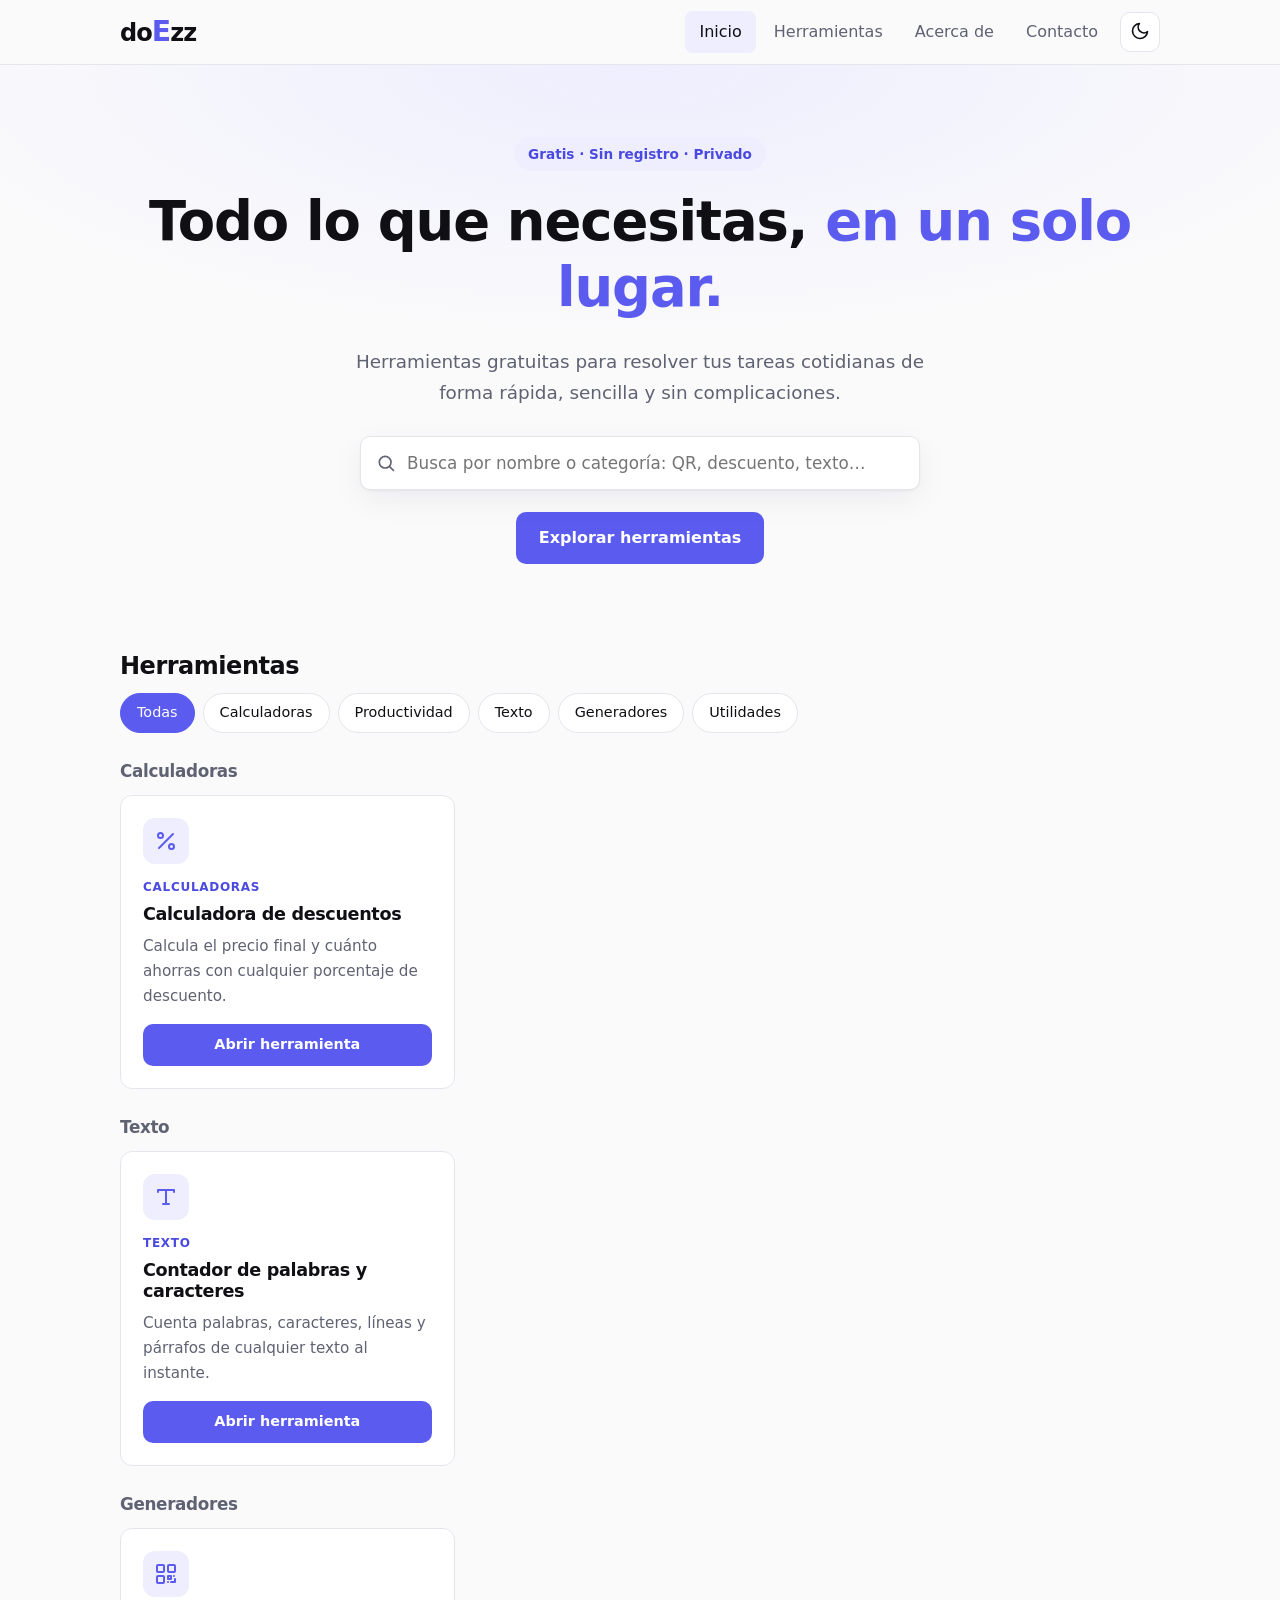
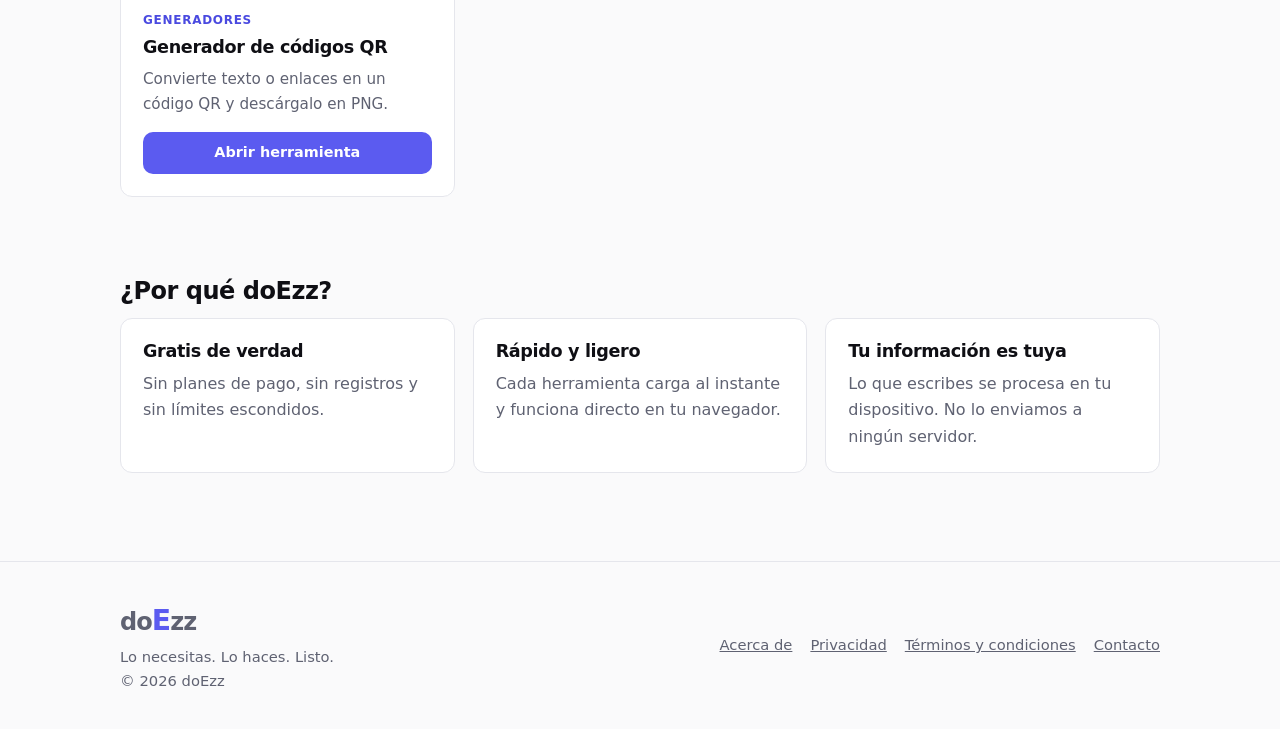
<file: index.html>
<!DOCTYPE html>
<html lang="es">
<head>
<meta charset="utf-8">
<meta name="viewport" content="width=device-width, initial-scale=1">
<title>doEzz: herramientas gratuitas en línea | Lo necesitas. Lo haces. Listo.</title>
<meta name="description" content="Herramientas gratuitas y sin registro: calculadora de descuentos, generador de códigos QR, contador de palabras y más. Rápido, sencillo y privado.">
<meta name="color-scheme" content="light dark">
<meta property="og:title" content="doEzz: herramientas gratuitas en línea | Lo necesitas. Lo haces. Listo.">
<meta property="og:description" content="Herramientas gratuitas y sin registro: calculadora de descuentos, generador de códigos QR, contador de palabras y más. Rápido, sencillo y privado.">
<meta property="og:type" content="website">
<meta property="og:locale" content="es_MX">
<link rel="icon" href="assets/favicon.svg" type="image/svg+xml">
<script>try{var t=localStorage.getItem("doezz-theme")||(matchMedia("(prefers-color-scheme: dark)").matches?"dark":"light");document.documentElement.dataset.theme=t}catch(e){}</script>
<link rel="stylesheet" href="css/styles.css">
<script type="application/ld+json">{"@context": "https://schema.org", "@type": "WebSite", "name": "doEzz", "description": "Herramientas digitales gratuitas", "inLanguage": "es"}</script>
</head>
<body data-root="" data-page="inicio">
<a class="skip" href="#main">Saltar al contenido</a>
<div id="site-header"></div>
<main id="main">
<section class="hero"><div class="wrap">
<span class="badge">Gratis · Sin registro · Privado</span>
<h1>Todo lo que necesitas, <span>en un solo lugar.</span></h1>
<p class="lead">Herramientas gratuitas para resolver tus tareas cotidianas de forma rápida, sencilla y sin complicaciones.</p>
<form class="search" id="search-form" role="search"><svg viewBox="0 0 24 24" aria-hidden="true"><circle cx="11" cy="11" r="7"/><path d="m21 21-4.3-4.3"/></svg>
<label for="q" class="sr" style="position:absolute;left:-999px">Buscar herramientas</label>
<input id="q" type="search" placeholder="Busca por nombre o categoría: QR, descuento, texto…" autocomplete="off"></form>
<a class="btn" href="#herramientas">Explorar herramientas</a>
</div></section>
<section id="herramientas"><div class="wrap">
<h2>Herramientas</h2>
<div class="chips" id="chips" role="group" aria-label="Filtrar por categoría"></div>
<div id="catalog" aria-live="polite"></div>
</div></section>
<div class="wrap"><!-- Espacio reservado para Google AdSense (oculto hasta activar la clase "ads-on" en <html>; ver README). -->
<aside class="ad-slot" data-slot="home-middle" aria-label="Publicidad"></aside></div>
<section><div class="wrap"><h2>¿Por qué doEzz?</h2><div class="features">
<div><h3>Gratis de verdad</h3><p>Sin planes de pago, sin registros y sin límites escondidos.</p></div>
<div><h3>Rápido y ligero</h3><p>Cada herramienta carga al instante y funciona directo en tu navegador.</p></div>
<div><h3>Tu información es tuya</h3><p>Lo que escribes se procesa en tu dispositivo. No lo enviamos a ningún servidor.</p></div>
</div></div></section>
</main>
<div id="site-footer"></div>
<script src="js/config.js" defer></script>
<script src="js/components.js" defer></script>
<script src="js/tools-data.js" defer></script>
<script src="js/home.js" defer></script>
</body>
</html>
</file>
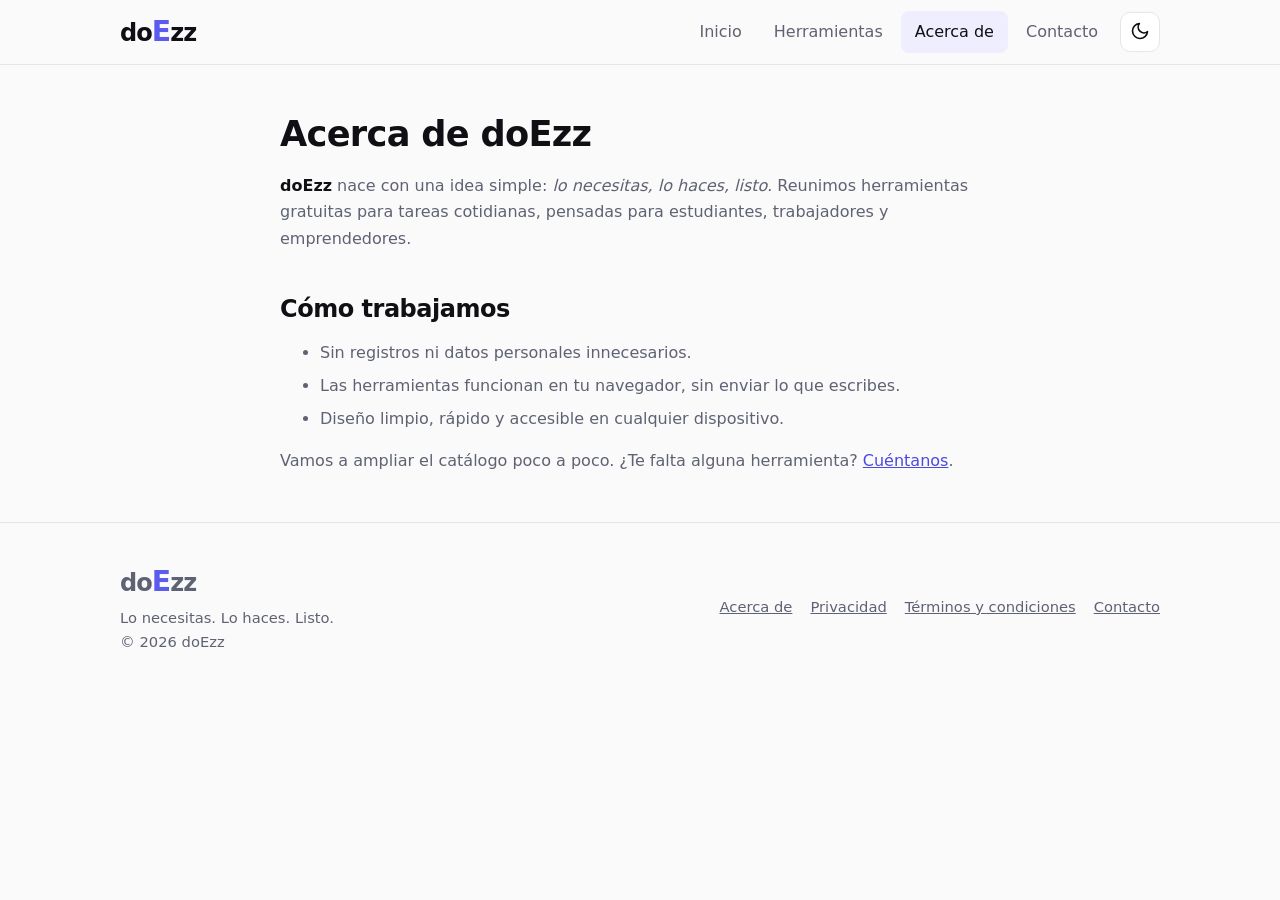
<file: acerca/index.html>
<!DOCTYPE html>
<html lang="es">
<head>
<meta charset="utf-8">
<meta name="viewport" content="width=device-width, initial-scale=1">
<title>Acerca de doEzz | Herramientas gratuitas</title>
<meta name="description" content="doEzz es una plataforma de herramientas digitales gratuitas, rápidas y sin registro.">
<meta name="color-scheme" content="light dark">
<meta property="og:title" content="Acerca de doEzz | Herramientas gratuitas">
<meta property="og:description" content="doEzz es una plataforma de herramientas digitales gratuitas, rápidas y sin registro.">
<meta property="og:type" content="website">
<meta property="og:locale" content="es_MX">
<link rel="icon" href="../assets/favicon.svg" type="image/svg+xml">
<script>try{var t=localStorage.getItem("doezz-theme")||(matchMedia("(prefers-color-scheme: dark)").matches?"dark":"light");document.documentElement.dataset.theme=t}catch(e){}</script>
<link rel="stylesheet" href="../css/styles.css">
</head>
<body data-root="../" data-page="acerca">
<a class="skip" href="#main">Saltar al contenido</a>
<div id="site-header"></div>
<main id="main">
<div class="wrap narrow" style="padding:48px 20px 0"><h1 style="font-size:2.2rem">Acerca de doEzz</h1><div class="prose"><p><strong>doEzz</strong> nace con una idea simple: <em>lo necesitas, lo haces, listo.</em> Reunimos herramientas gratuitas para tareas cotidianas, pensadas para estudiantes, trabajadores y emprendedores.</p>
<h2>Cómo trabajamos</h2><ul><li>Sin registros ni datos personales innecesarios.</li><li>Las herramientas funcionan en tu navegador, sin enviar lo que escribes.</li><li>Diseño limpio, rápido y accesible en cualquier dispositivo.</li></ul>
<p>Vamos a ampliar el catálogo poco a poco. ¿Te falta alguna herramienta? <a href="../contacto/index.html">Cuéntanos</a>.</p></div></div>
</main>
<div id="site-footer"></div>
<script src="../js/config.js" defer></script>
<script src="../js/components.js" defer></script>
</body>
</html>
</file>
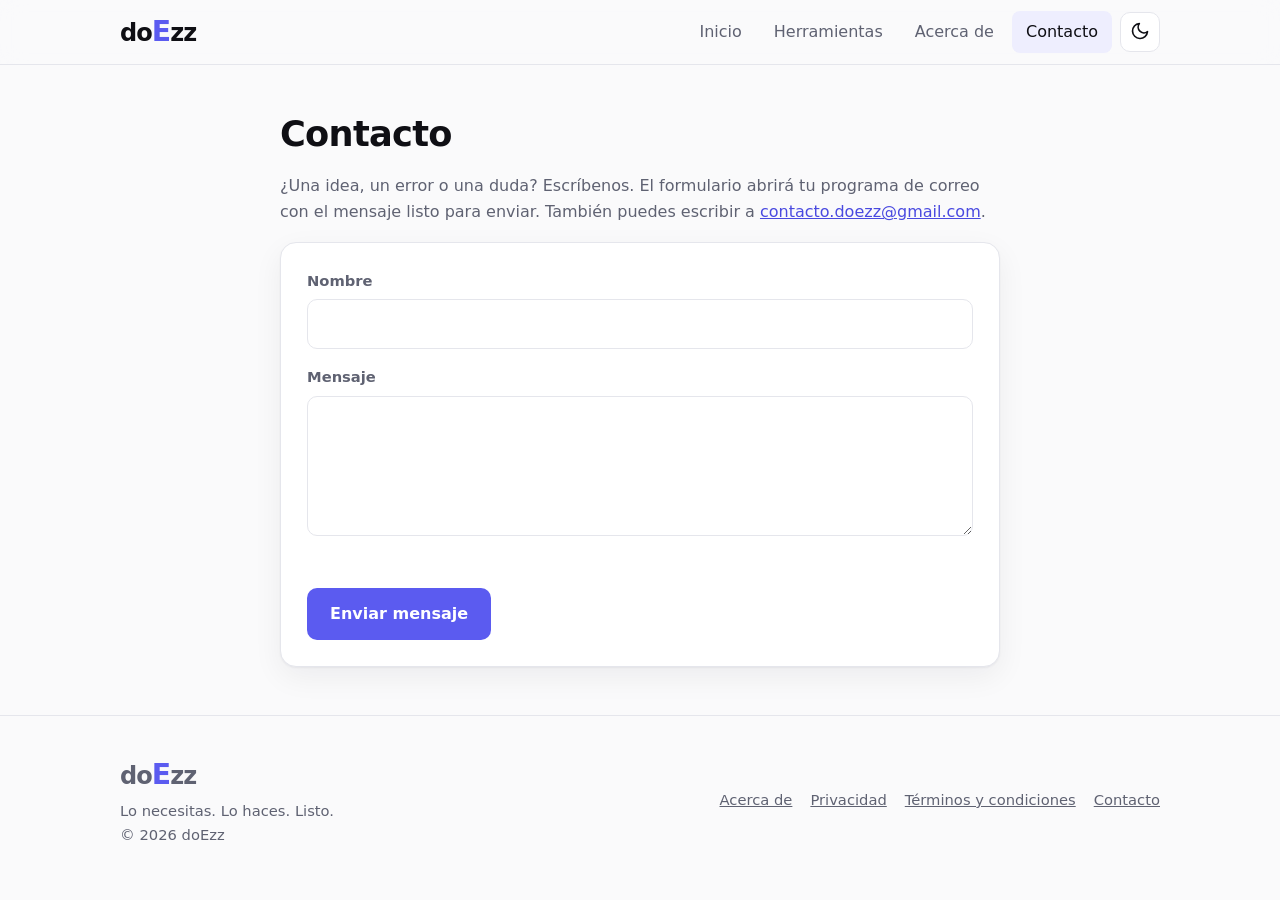
<file: contacto/index.html>
<!DOCTYPE html>
<html lang="es">
<head>
<meta charset="utf-8">
<meta name="viewport" content="width=device-width, initial-scale=1">
<title>Contacto | doEzz</title>
<meta name="description" content="Escríbenos para sugerir herramientas, reportar errores o resolver dudas sobre doEzz.">
<meta name="color-scheme" content="light dark">
<meta property="og:title" content="Contacto | doEzz">
<meta property="og:description" content="Escríbenos para sugerir herramientas, reportar errores o resolver dudas sobre doEzz.">
<meta property="og:type" content="website">
<meta property="og:locale" content="es_MX">
<link rel="icon" href="../assets/favicon.svg" type="image/svg+xml">
<script>try{var t=localStorage.getItem("doezz-theme")||(matchMedia("(prefers-color-scheme: dark)").matches?"dark":"light");document.documentElement.dataset.theme=t}catch(e){}</script>
<link rel="stylesheet" href="../css/styles.css">
</head>
<body data-root="../" data-page="contacto">
<a class="skip" href="#main">Saltar al contenido</a>
<div id="site-header"></div>
<main id="main">
<div class="wrap narrow" style="padding:48px 20px 0"><h1 style="font-size:2.2rem">Contacto</h1><div class="prose"><p>¿Una idea, un error o una duda? Escríbenos. El formulario abrirá tu programa de correo con el mensaje listo para enviar. También puedes escribir a <a id="mail" href="#">correo</a>.</p>
<form id="contact-form" class="panel" novalidate>
<div class="field"><label for="name">Nombre</label><input id="name" name="name" type="text" autocomplete="name"></div>
<div class="field"><label for="message">Mensaje</label><textarea id="message" name="message" style="min-height:140px"></textarea></div>
<p class="err" id="err" role="alert"></p><button class="btn" type="submit">Enviar mensaje</button></form></div></div>
</main>
<div id="site-footer"></div>
<script src="../js/config.js" defer></script>
<script src="../js/components.js" defer></script>
<script src="../js/contact.js" defer></script>
</body>
</html>
</file>
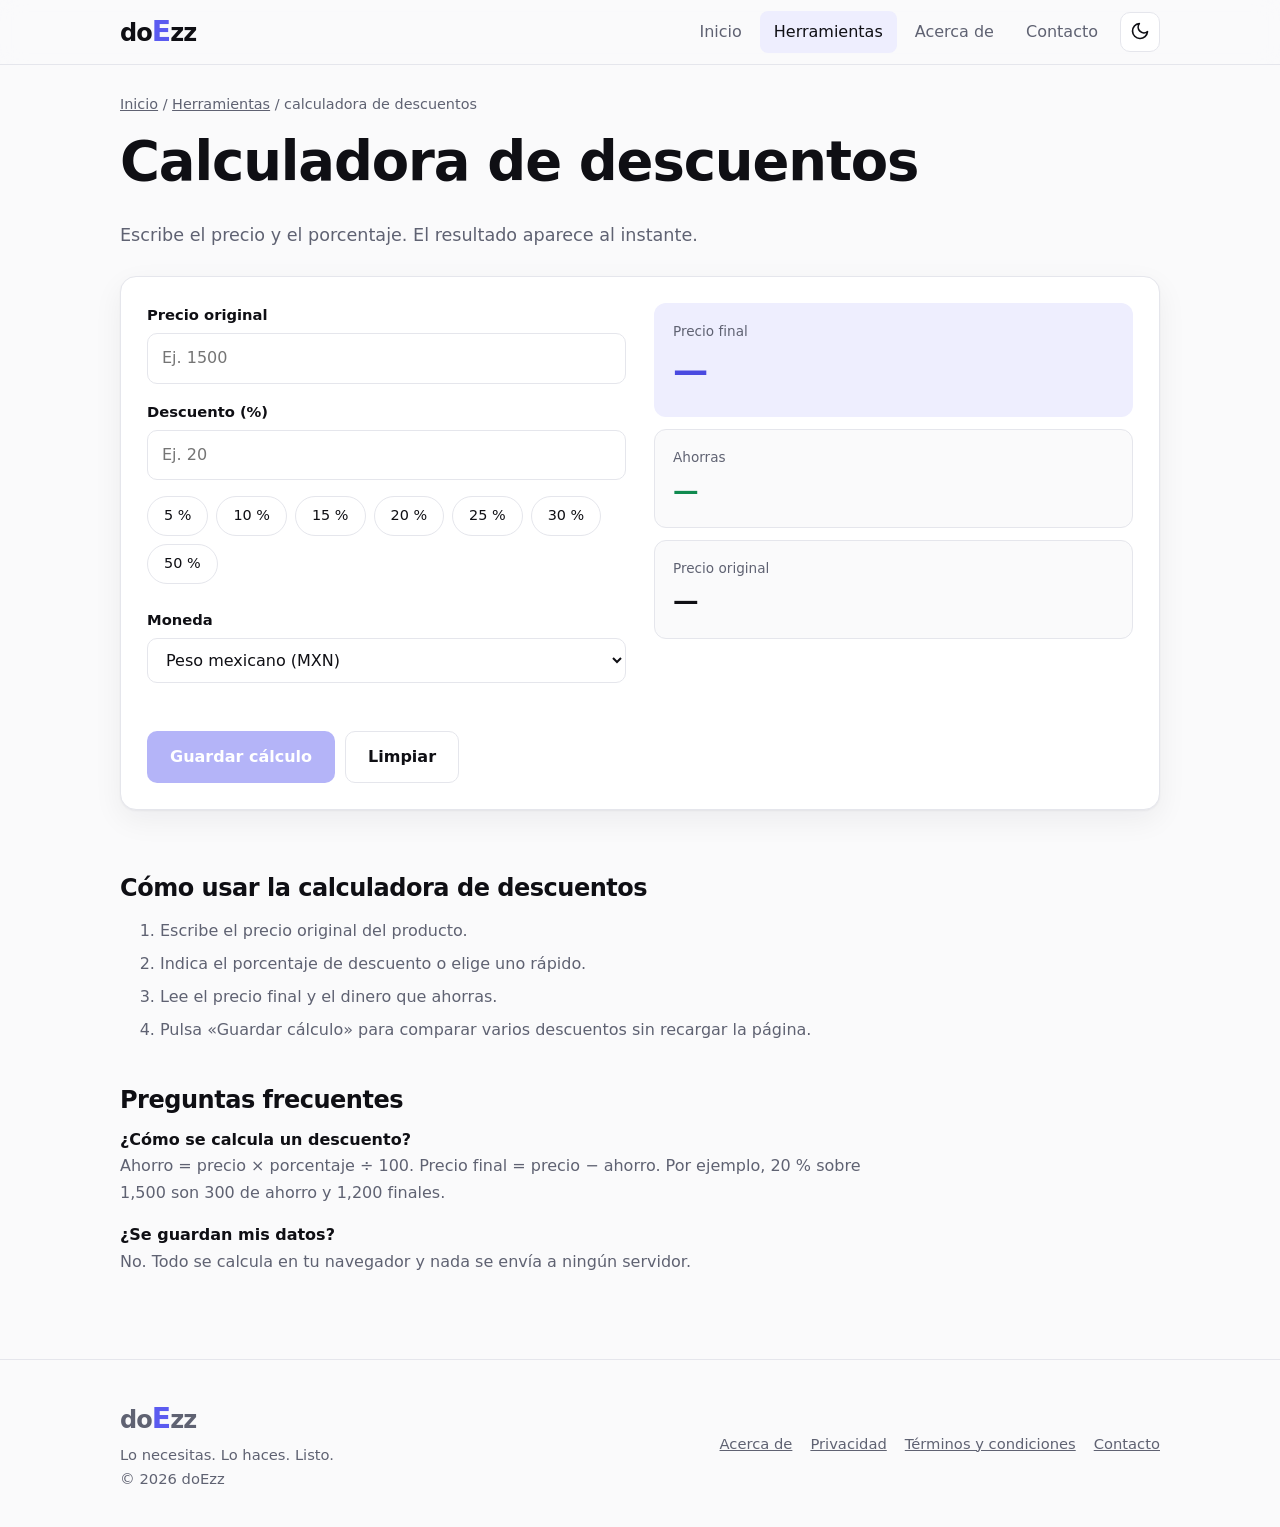
<file: herramientas/calculadora-descuentos/index.html>
<!DOCTYPE html>
<html lang="es">
<head>
<meta charset="utf-8">
<meta name="viewport" content="width=device-width, initial-scale=1">
<title>Calculadora de descuentos gratis: precio final y ahorro | doEzz</title>
<meta name="description" content="Calcula el precio final y cuánto ahorras al aplicar un porcentaje de descuento. Gratis, instantánea y sin registro.">
<meta name="color-scheme" content="light dark">
<meta property="og:title" content="Calculadora de descuentos gratis: precio final y ahorro | doEzz">
<meta property="og:description" content="Calcula el precio final y cuánto ahorras al aplicar un porcentaje de descuento. Gratis, instantánea y sin registro.">
<meta property="og:type" content="website">
<meta property="og:locale" content="es_MX">
<link rel="icon" href="../../assets/favicon.svg" type="image/svg+xml">
<script>try{var t=localStorage.getItem("doezz-theme")||(matchMedia("(prefers-color-scheme: dark)").matches?"dark":"light");document.documentElement.dataset.theme=t}catch(e){}</script>
<link rel="stylesheet" href="../../css/styles.css">
<script type="application/ld+json">{"@context": "https://schema.org", "@type": "WebApplication", "name": "Calculadora de descuentos", "description": "Calcula el precio final y cuánto ahorras al aplicar un porcentaje de descuento. Gratis, instantánea y sin registro.", "applicationCategory": "UtilityApplication", "operatingSystem": "Cualquiera", "inLanguage": "es", "offers": {"@type": "Offer", "price": "0", "priceCurrency": "USD"}}</script>
</head>
<body data-root="../../" data-page="herramientas">
<a class="skip" href="#main">Saltar al contenido</a>
<div id="site-header"></div>
<main id="main">
<div class="wrap">
<nav class="crumbs" aria-label="Ruta"><a href="../../index.html">Inicio</a> / <a href="../../index.html#herramientas">Herramientas</a> / calculadora de descuentos</nav>
<div class="tool-head"><h1>Calculadora de descuentos</h1><p>Escribe el precio y el porcentaje. El resultado aparece al instante.</p></div>
<section class="panel cols">
<form id="f" novalidate>
<div class="field"><label for="price">Precio original</label><input id="price" type="text" inputmode="decimal" placeholder="Ej. 1500" autocomplete="off"></div>
<div class="field"><label for="pct">Descuento (%)</label><input id="pct" type="text" inputmode="decimal" placeholder="Ej. 20" autocomplete="off"></div>
<div class="chips" id="chips" role="group" aria-label="Descuentos rápidos"><button type="button" class="chip" data-p="5">5 %</button><button type="button" class="chip" data-p="10">10 %</button><button type="button" class="chip" data-p="15">15 %</button><button type="button" class="chip" data-p="20">20 %</button><button type="button" class="chip" data-p="25">25 %</button><button type="button" class="chip" data-p="30">30 %</button><button type="button" class="chip" data-p="50">50 %</button></div>
<div class="field"><label for="cur">Moneda</label><select id="cur"><option value="MXN">Peso mexicano (MXN)</option><option value="USD">Dólar (USD)</option><option value="EUR">Euro (EUR)</option><option value="COP">Peso colombiano (COP)</option><option value="ARS">Peso argentino (ARS)</option><option value="none">Sin símbolo</option></select></div>
<p class="err" id="err" role="alert"></p>
<div class="row"><button class="btn" type="button" id="save-btn" disabled>Guardar cálculo</button><button class="btn ghost" type="button" id="clear-btn">Limpiar</button></div>
</form>
<div class="results" aria-live="polite">
<div class="stat main"><small>Precio final</small><strong id="final">—</strong></div>
<div class="stat"><small>Ahorras</small><strong class="save" id="saved">—</strong></div>
<div class="stat"><small>Precio original</small><strong id="orig">—</strong></div>
<div id="hist-wrap" hidden><h3>Cálculos guardados</h3><ul class="hist" id="hist"></ul><div class="row"><button type="button" class="btn ghost sm" id="hist-clear">Vaciar lista</button></div></div>
</div></section>
<!-- Espacio reservado para Google AdSense (oculto hasta activar la clase "ads-on" en <html>; ver README). -->
<aside class="ad-slot" data-slot="tool-top" aria-label="Publicidad"></aside>
<article class="prose narrow" style="padding:20px 0">
<h2>Cómo usar la calculadora de descuentos</h2><ol><li>Escribe el precio original del producto.</li><li>Indica el porcentaje de descuento o elige uno rápido.</li><li>Lee el precio final y el dinero que ahorras.</li><li>Pulsa «Guardar cálculo» para comparar varios descuentos sin recargar la página.</li></ol>
<h2>Preguntas frecuentes</h2><p><strong>¿Cómo se calcula un descuento?</strong><br>Ahorro = precio × porcentaje ÷ 100. Precio final = precio − ahorro. Por ejemplo, 20 % sobre 1,500 son 300 de ahorro y 1,200 finales.</p><p><strong>¿Se guardan mis datos?</strong><br>No. Todo se calcula en tu navegador y nada se envía a ningún servidor.</p>
</article>
<!-- Espacio reservado para Google AdSense (oculto hasta activar la clase "ads-on" en <html>; ver README). -->
<aside class="ad-slot" data-slot="tool-bottom" aria-label="Publicidad"></aside>
</div>
</main>
<div id="site-footer"></div>
<script src="../../js/config.js" defer></script>
<script src="../../js/components.js" defer></script>
<script src="../../js/tools/discount.js" defer></script>
</body>
</html>
</file>
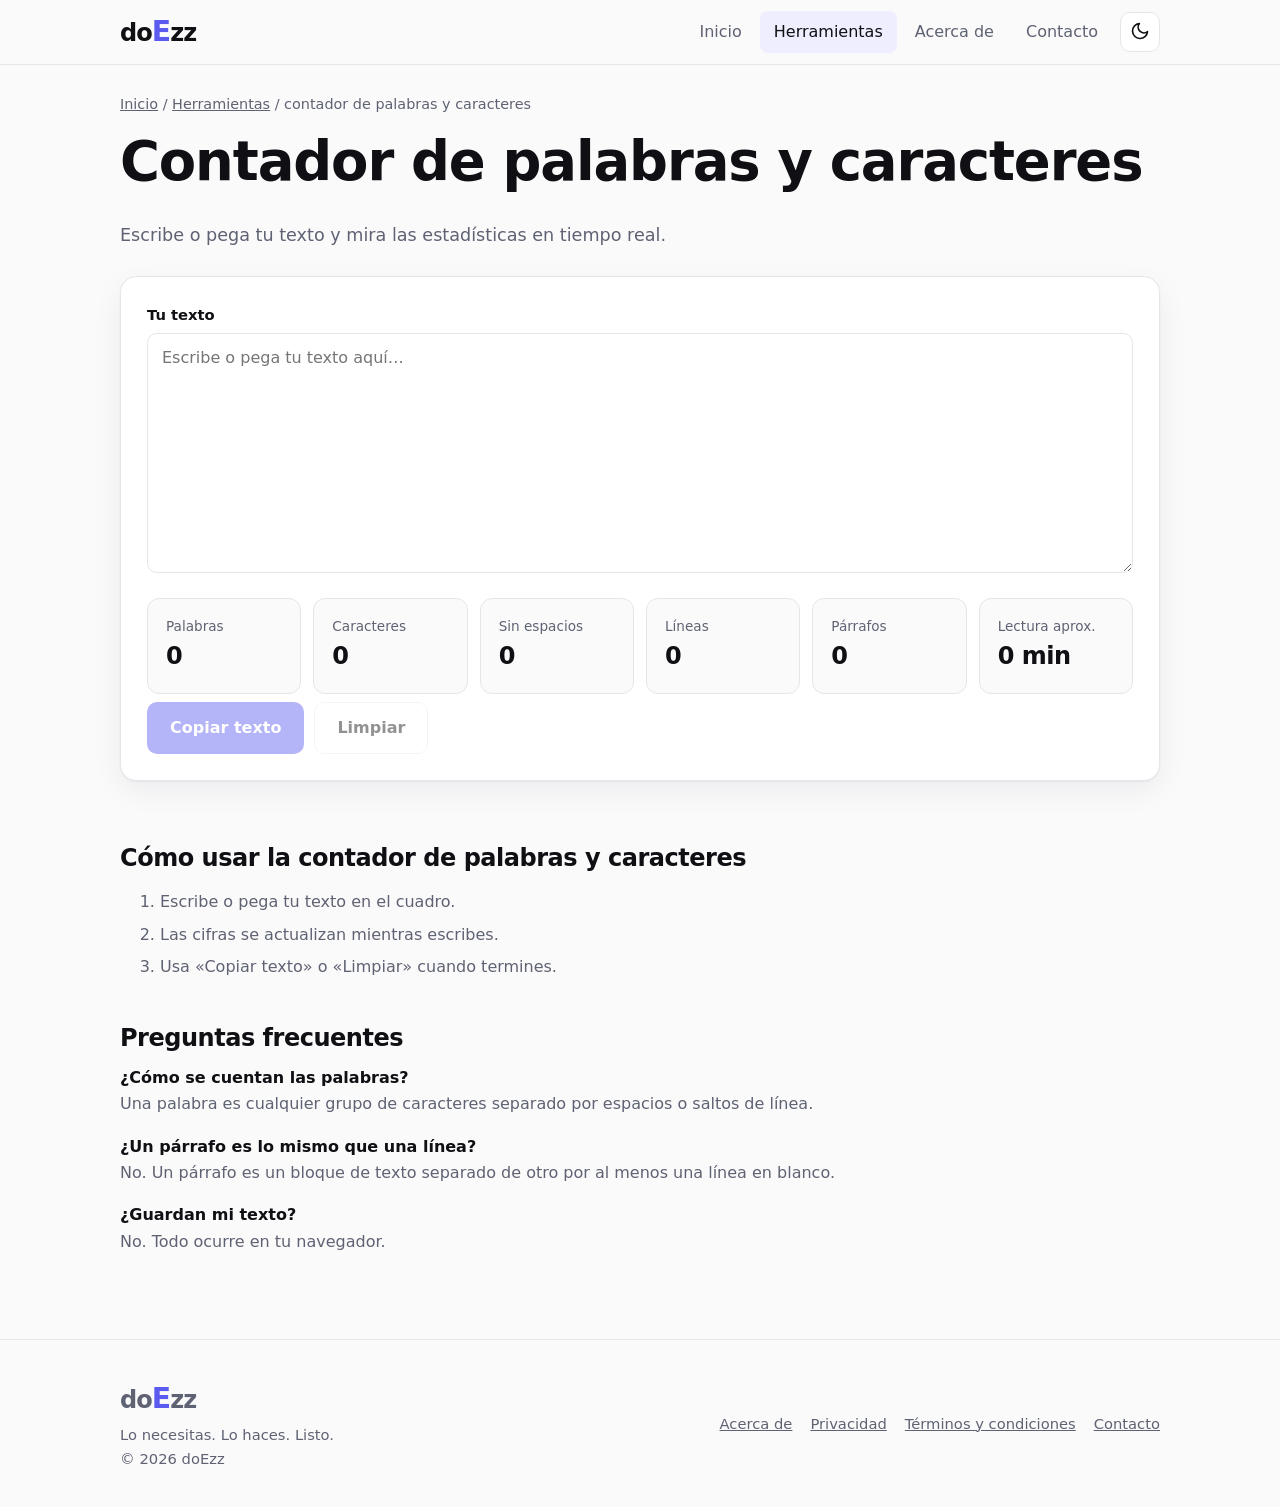
<file: herramientas/contador-palabras/index.html>
<!DOCTYPE html>
<html lang="es">
<head>
<meta charset="utf-8">
<meta name="viewport" content="width=device-width, initial-scale=1">
<title>Contador de palabras y caracteres online gratis | doEzz</title>
<meta name="description" content="Cuenta palabras, caracteres con y sin espacios, líneas y párrafos de tu texto al instante. Gratis y sin registro.">
<meta name="color-scheme" content="light dark">
<meta property="og:title" content="Contador de palabras y caracteres online gratis | doEzz">
<meta property="og:description" content="Cuenta palabras, caracteres con y sin espacios, líneas y párrafos de tu texto al instante. Gratis y sin registro.">
<meta property="og:type" content="website">
<meta property="og:locale" content="es_MX">
<link rel="icon" href="../../assets/favicon.svg" type="image/svg+xml">
<script>try{var t=localStorage.getItem("doezz-theme")||(matchMedia("(prefers-color-scheme: dark)").matches?"dark":"light");document.documentElement.dataset.theme=t}catch(e){}</script>
<link rel="stylesheet" href="../../css/styles.css">
<script type="application/ld+json">{"@context": "https://schema.org", "@type": "WebApplication", "name": "Contador de palabras y caracteres", "description": "Cuenta palabras, caracteres con y sin espacios, líneas y párrafos de tu texto al instante. Gratis y sin registro.", "applicationCategory": "UtilityApplication", "operatingSystem": "Cualquiera", "inLanguage": "es", "offers": {"@type": "Offer", "price": "0", "priceCurrency": "USD"}}</script>
</head>
<body data-root="../../" data-page="herramientas">
<a class="skip" href="#main">Saltar al contenido</a>
<div id="site-header"></div>
<main id="main">
<div class="wrap">
<nav class="crumbs" aria-label="Ruta"><a href="../../index.html">Inicio</a> / <a href="../../index.html#herramientas">Herramientas</a> / contador de palabras y caracteres</nav>
<div class="tool-head"><h1>Contador de palabras y caracteres</h1><p>Escribe o pega tu texto y mira las estadísticas en tiempo real.</p></div>
<section class="panel">
<label for="text">Tu texto</label><textarea id="text" style="min-height:240px" placeholder="Escribe o pega tu texto aquí…"></textarea>
<div class="stats" aria-live="polite">
<div class="stat"><small>Palabras</small><strong id="words">0</strong></div>
<div class="stat"><small>Caracteres</small><strong id="chars">0</strong></div>
<div class="stat"><small>Sin espacios</small><strong id="charsNoSpaces">0</strong></div>
<div class="stat"><small>Líneas</small><strong id="lines">0</strong></div>
<div class="stat"><small>Párrafos</small><strong id="paragraphs">0</strong></div>
<div class="stat"><small>Lectura aprox.</small><strong id="read">0 min</strong></div></div>
<div class="row"><button class="btn" type="button" id="copy-btn" disabled>Copiar texto</button><button class="btn ghost" type="button" id="clear-btn" disabled>Limpiar</button></div>
</section>
<!-- Espacio reservado para Google AdSense (oculto hasta activar la clase "ads-on" en <html>; ver README). -->
<aside class="ad-slot" data-slot="tool-top" aria-label="Publicidad"></aside>
<article class="prose narrow" style="padding:20px 0">
<h2>Cómo usar la contador de palabras y caracteres</h2><ol><li>Escribe o pega tu texto en el cuadro.</li><li>Las cifras se actualizan mientras escribes.</li><li>Usa «Copiar texto» o «Limpiar» cuando termines.</li></ol>
<h2>Preguntas frecuentes</h2><p><strong>¿Cómo se cuentan las palabras?</strong><br>Una palabra es cualquier grupo de caracteres separado por espacios o saltos de línea.</p><p><strong>¿Un párrafo es lo mismo que una línea?</strong><br>No. Un párrafo es un bloque de texto separado de otro por al menos una línea en blanco.</p><p><strong>¿Guardan mi texto?</strong><br>No. Todo ocurre en tu navegador.</p>
</article>
<!-- Espacio reservado para Google AdSense (oculto hasta activar la clase "ads-on" en <html>; ver README). -->
<aside class="ad-slot" data-slot="tool-bottom" aria-label="Publicidad"></aside>
</div>
</main>
<div id="site-footer"></div>
<script src="../../js/config.js" defer></script>
<script src="../../js/components.js" defer></script>
<script src="../../js/tools/wordcount.js" defer></script>
</body>
</html>
</file>
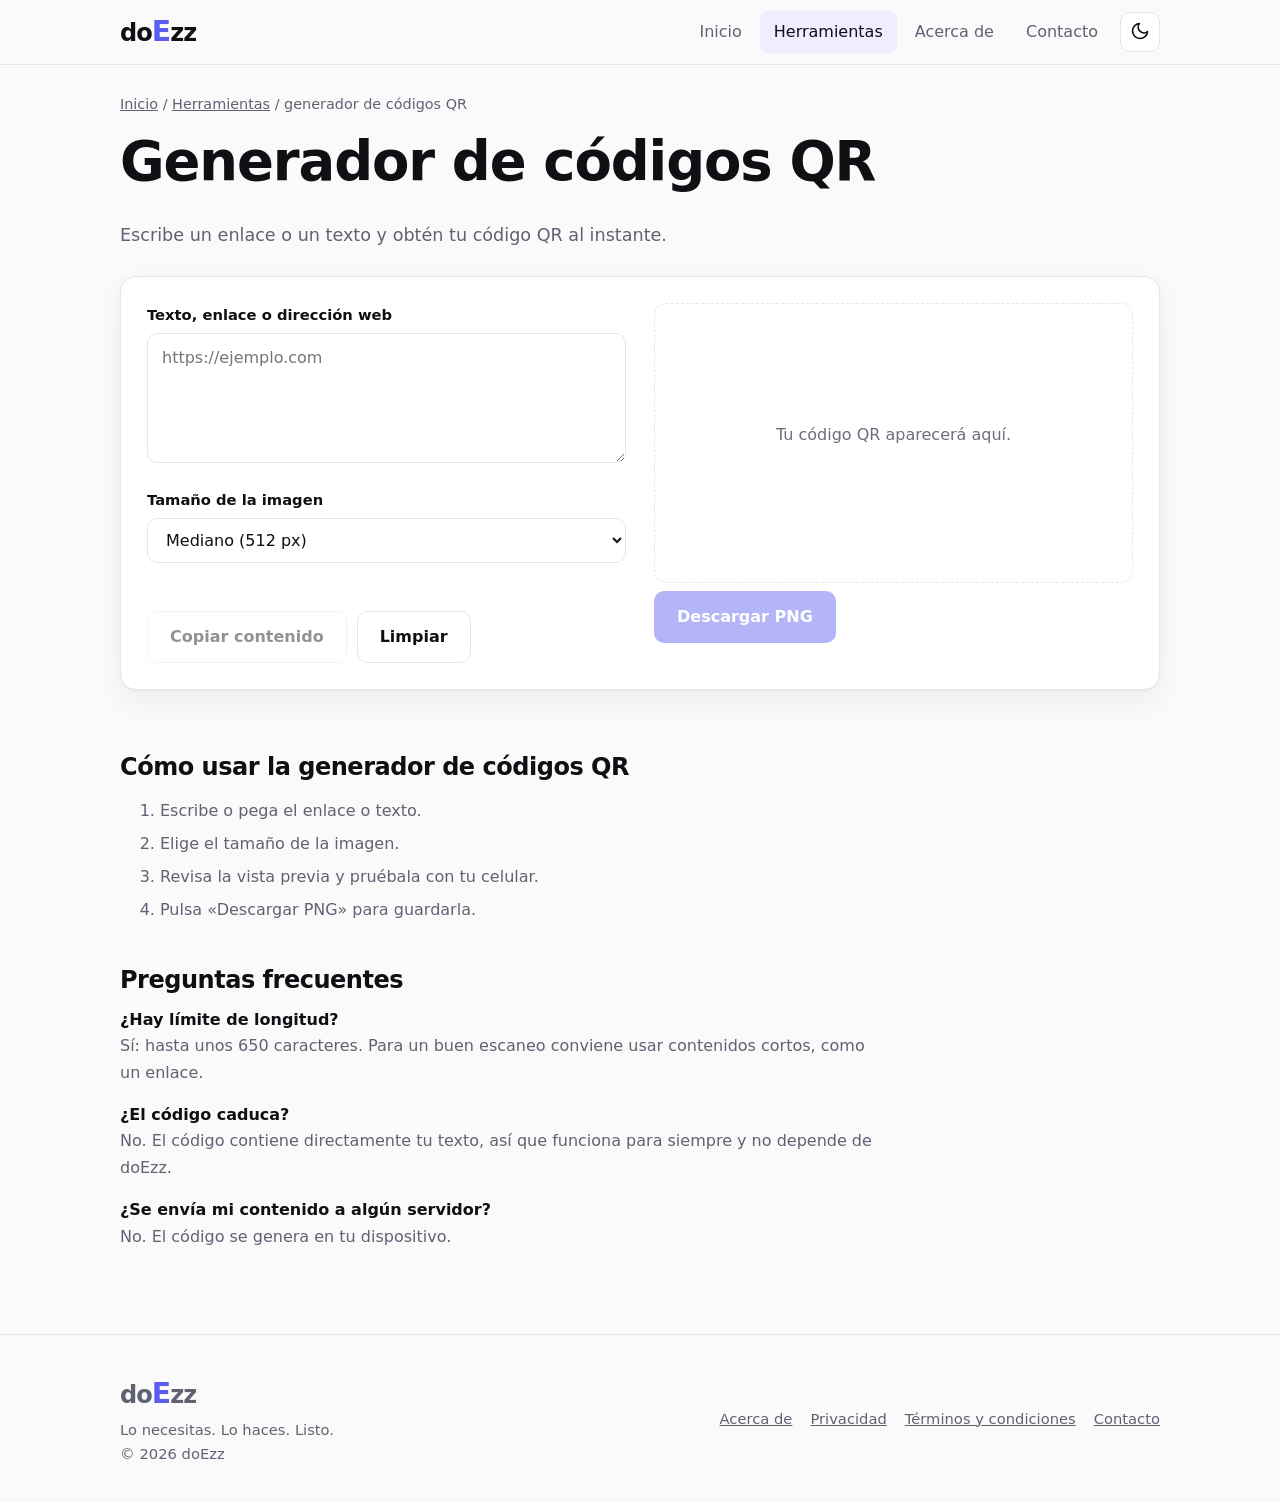
<file: herramientas/generador-qr/index.html>
<!DOCTYPE html>
<html lang="es">
<head>
<meta charset="utf-8">
<meta name="viewport" content="width=device-width, initial-scale=1">
<title>Generador de códigos QR gratis: crea y descarga en PNG | doEzz</title>
<meta name="description" content="Crea códigos QR de enlaces, texto o direcciones web y descárgalos en PNG. Gratis, sin registro y sin marcas de agua.">
<meta name="color-scheme" content="light dark">
<meta property="og:title" content="Generador de códigos QR gratis: crea y descarga en PNG | doEzz">
<meta property="og:description" content="Crea códigos QR de enlaces, texto o direcciones web y descárgalos en PNG. Gratis, sin registro y sin marcas de agua.">
<meta property="og:type" content="website">
<meta property="og:locale" content="es_MX">
<link rel="icon" href="../../assets/favicon.svg" type="image/svg+xml">
<script>try{var t=localStorage.getItem("doezz-theme")||(matchMedia("(prefers-color-scheme: dark)").matches?"dark":"light");document.documentElement.dataset.theme=t}catch(e){}</script>
<link rel="stylesheet" href="../../css/styles.css">
<script type="application/ld+json">{"@context": "https://schema.org", "@type": "WebApplication", "name": "Generador de códigos QR", "description": "Crea códigos QR de enlaces, texto o direcciones web y descárgalos en PNG. Gratis, sin registro y sin marcas de agua.", "applicationCategory": "UtilityApplication", "operatingSystem": "Cualquiera", "inLanguage": "es", "offers": {"@type": "Offer", "price": "0", "priceCurrency": "USD"}}</script>
</head>
<body data-root="../../" data-page="herramientas">
<a class="skip" href="#main">Saltar al contenido</a>
<div id="site-header"></div>
<main id="main">
<div class="wrap">
<nav class="crumbs" aria-label="Ruta"><a href="../../index.html">Inicio</a> / <a href="../../index.html#herramientas">Herramientas</a> / generador de códigos QR</nav>
<div class="tool-head"><h1>Generador de códigos QR</h1><p>Escribe un enlace o un texto y obtén tu código QR al instante.</p></div>
<section class="panel cols">
<div>
<div class="field"><label for="qr-text">Texto, enlace o dirección web</label><textarea id="qr-text" style="min-height:130px" placeholder="https://ejemplo.com" autocomplete="off"></textarea></div>
<div class="field"><label for="size">Tamaño de la imagen</label><select id="size"><option value="256">Pequeño (256 px)</option><option value="512" selected>Mediano (512 px)</option><option value="1024">Grande (1024 px)</option></select></div>
<p class="err" id="err" role="alert"></p>
<div class="row"><button class="btn ghost" type="button" id="copy-btn" disabled>Copiar contenido</button><button class="btn ghost" type="button" id="clear-btn">Limpiar</button></div>
</div>
<div><div class="qr-box"><canvas id="qr-canvas" hidden role="img" aria-label="Código QR generado"></canvas><p class="ph" id="qr-ph">Tu código QR aparecerá aquí.</p></div>
<div class="row"><button class="btn" type="button" id="dl-btn" disabled>Descargar PNG</button></div></div>
</section>
<!-- Espacio reservado para Google AdSense (oculto hasta activar la clase "ads-on" en <html>; ver README). -->
<aside class="ad-slot" data-slot="tool-top" aria-label="Publicidad"></aside>
<article class="prose narrow" style="padding:20px 0">
<h2>Cómo usar la generador de códigos QR</h2><ol><li>Escribe o pega el enlace o texto.</li><li>Elige el tamaño de la imagen.</li><li>Revisa la vista previa y pruébala con tu celular.</li><li>Pulsa «Descargar PNG» para guardarla.</li></ol>
<h2>Preguntas frecuentes</h2><p><strong>¿Hay límite de longitud?</strong><br>Sí: hasta unos 650 caracteres. Para un buen escaneo conviene usar contenidos cortos, como un enlace.</p><p><strong>¿El código caduca?</strong><br>No. El código contiene directamente tu texto, así que funciona para siempre y no depende de doEzz.</p><p><strong>¿Se envía mi contenido a algún servidor?</strong><br>No. El código se genera en tu dispositivo.</p>
</article>
<!-- Espacio reservado para Google AdSense (oculto hasta activar la clase "ads-on" en <html>; ver README). -->
<aside class="ad-slot" data-slot="tool-bottom" aria-label="Publicidad"></aside>
</div>
</main>
<div id="site-footer"></div>
<script src="../../js/config.js" defer></script>
<script src="../../js/components.js" defer></script>
<script src="../../js/qr.js" defer></script>
<script src="../../js/tools/qr-tool.js" defer></script>
</body>
</html>
</file>
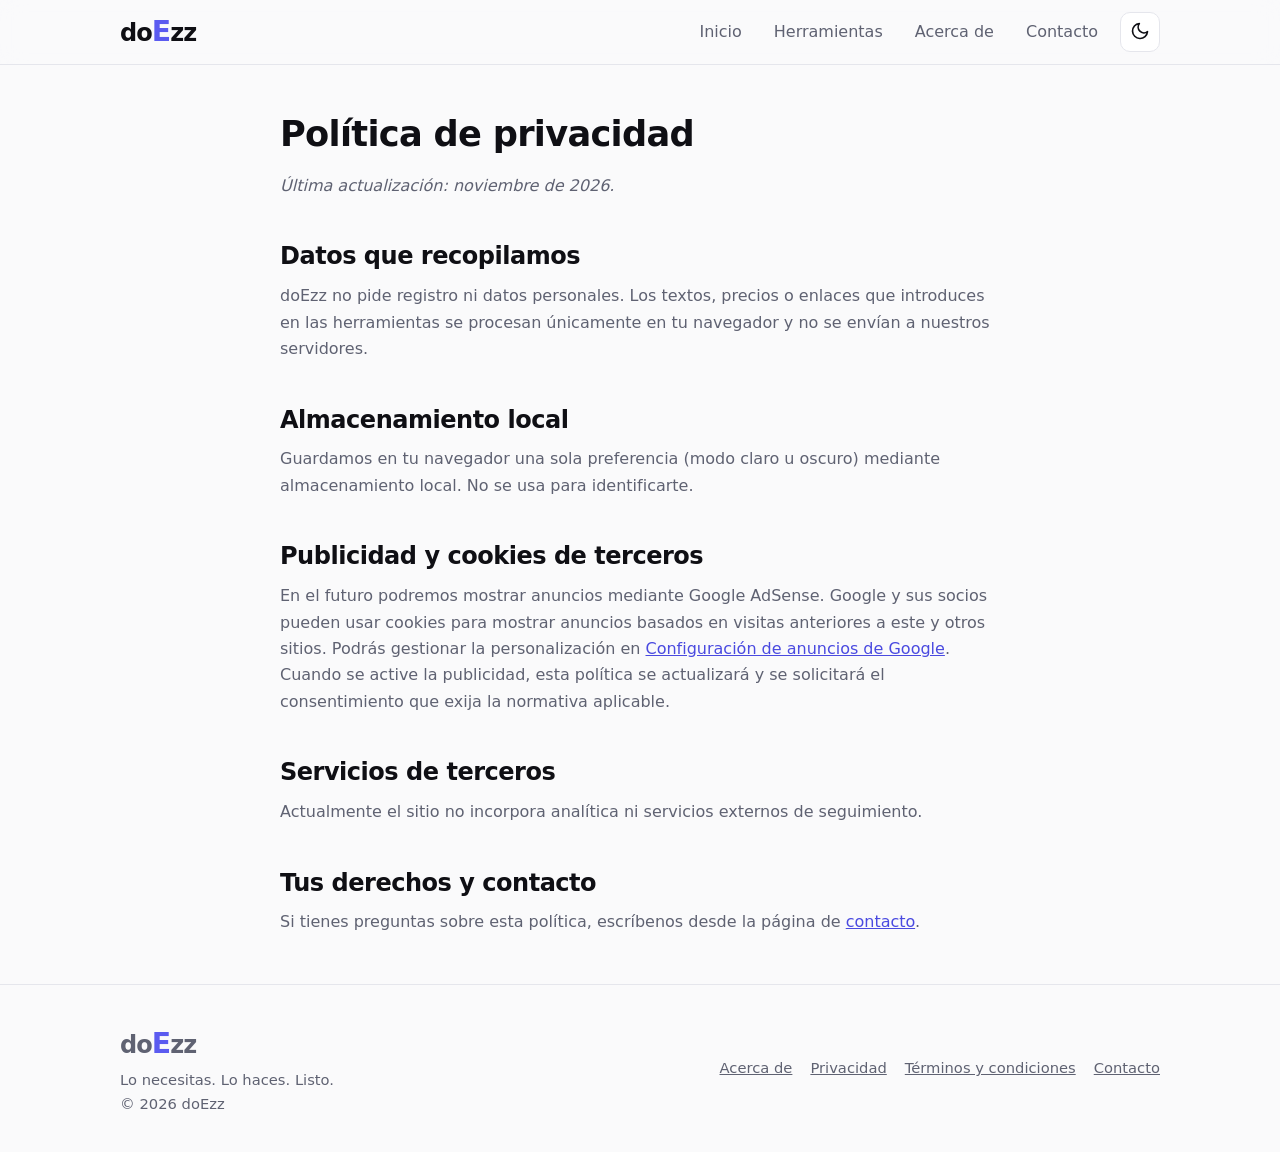
<file: legal/privacidad/index.html>
<!DOCTYPE html>
<html lang="es">
<head>
<meta charset="utf-8">
<meta name="viewport" content="width=device-width, initial-scale=1">
<title>Política de privacidad | doEzz</title>
<meta name="description" content="Cómo trata doEzz tu información: sin registros, sin datos personales y con procesamiento local.">
<meta name="color-scheme" content="light dark">
<meta property="og:title" content="Política de privacidad | doEzz">
<meta property="og:description" content="Cómo trata doEzz tu información: sin registros, sin datos personales y con procesamiento local.">
<meta property="og:type" content="website">
<meta property="og:locale" content="es_MX">
<link rel="icon" href="../../assets/favicon.svg" type="image/svg+xml">
<script>try{var t=localStorage.getItem("doezz-theme")||(matchMedia("(prefers-color-scheme: dark)").matches?"dark":"light");document.documentElement.dataset.theme=t}catch(e){}</script>
<link rel="stylesheet" href="../../css/styles.css">
</head>
<body data-root="../../" data-page="legal">
<a class="skip" href="#main">Saltar al contenido</a>
<div id="site-header"></div>
<main id="main">
<div class="wrap narrow" style="padding:48px 20px 0"><h1 style="font-size:2.2rem">Política de privacidad</h1><div class="prose"><p><em>Última actualización: noviembre de 2026.</em></p>
<h2>Datos que recopilamos</h2><p>doEzz no pide registro ni datos personales. Los textos, precios o enlaces que introduces en las herramientas se procesan únicamente en tu navegador y no se envían a nuestros servidores.</p>
<h2>Almacenamiento local</h2><p>Guardamos en tu navegador una sola preferencia (modo claro u oscuro) mediante almacenamiento local. No se usa para identificarte.</p>
<h2>Publicidad y cookies de terceros</h2><p>En el futuro podremos mostrar anuncios mediante Google AdSense. Google y sus socios pueden usar cookies para mostrar anuncios basados en visitas anteriores a este y otros sitios. Podrás gestionar la personalización en <a href="https://adssettings.google.com" rel="noopener">Configuración de anuncios de Google</a>. Cuando se active la publicidad, esta política se actualizará y se solicitará el consentimiento que exija la normativa aplicable.</p>
<h2>Servicios de terceros</h2><p>Actualmente el sitio no incorpora analítica ni servicios externos de seguimiento.</p>
<h2>Tus derechos y contacto</h2><p>Si tienes preguntas sobre esta política, escríbenos desde la página de <a href="../../contacto/index.html">contacto</a>.</p></div></div>
</main>
<div id="site-footer"></div>
<script src="../../js/config.js" defer></script>
<script src="../../js/components.js" defer></script>
</body>
</html>
</file>
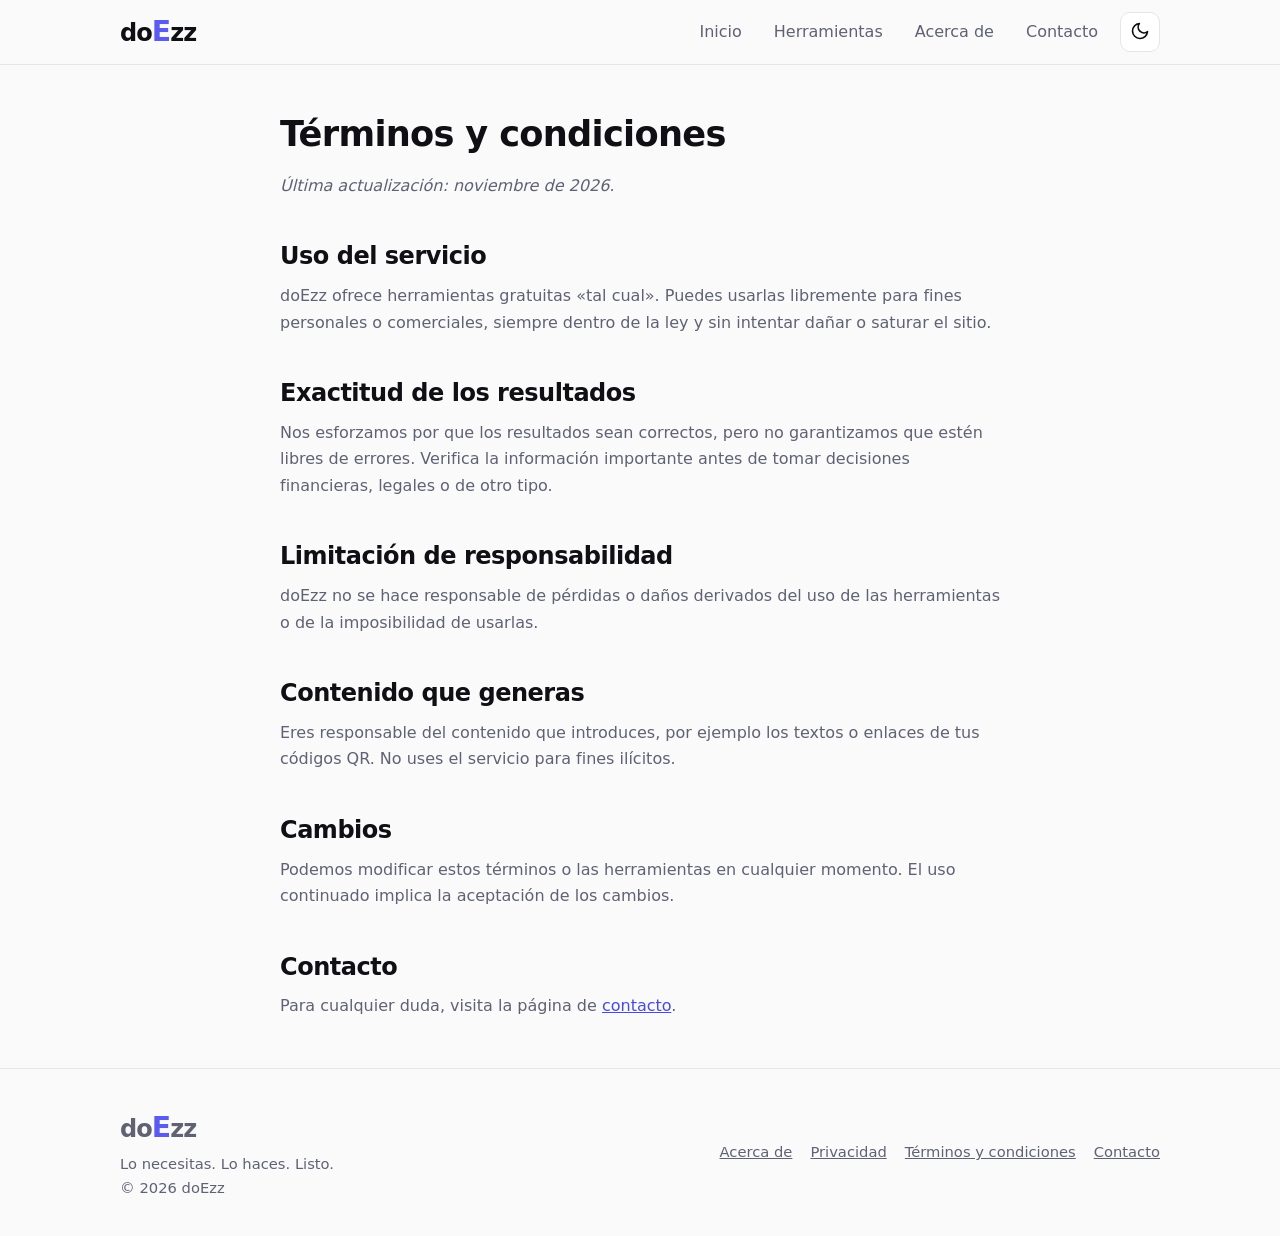
<file: legal/terminos/index.html>
<!DOCTYPE html>
<html lang="es">
<head>
<meta charset="utf-8">
<meta name="viewport" content="width=device-width, initial-scale=1">
<title>Términos y condiciones | doEzz</title>
<meta name="description" content="Condiciones de uso de las herramientas gratuitas de doEzz.">
<meta name="color-scheme" content="light dark">
<meta property="og:title" content="Términos y condiciones | doEzz">
<meta property="og:description" content="Condiciones de uso de las herramientas gratuitas de doEzz.">
<meta property="og:type" content="website">
<meta property="og:locale" content="es_MX">
<link rel="icon" href="../../assets/favicon.svg" type="image/svg+xml">
<script>try{var t=localStorage.getItem("doezz-theme")||(matchMedia("(prefers-color-scheme: dark)").matches?"dark":"light");document.documentElement.dataset.theme=t}catch(e){}</script>
<link rel="stylesheet" href="../../css/styles.css">
</head>
<body data-root="../../" data-page="legal">
<a class="skip" href="#main">Saltar al contenido</a>
<div id="site-header"></div>
<main id="main">
<div class="wrap narrow" style="padding:48px 20px 0"><h1 style="font-size:2.2rem">Términos y condiciones</h1><div class="prose"><p><em>Última actualización: noviembre de 2026.</em></p>
<h2>Uso del servicio</h2><p>doEzz ofrece herramientas gratuitas «tal cual». Puedes usarlas libremente para fines personales o comerciales, siempre dentro de la ley y sin intentar dañar o saturar el sitio.</p>
<h2>Exactitud de los resultados</h2><p>Nos esforzamos por que los resultados sean correctos, pero no garantizamos que estén libres de errores. Verifica la información importante antes de tomar decisiones financieras, legales o de otro tipo.</p>
<h2>Limitación de responsabilidad</h2><p>doEzz no se hace responsable de pérdidas o daños derivados del uso de las herramientas o de la imposibilidad de usarlas.</p>
<h2>Contenido que generas</h2><p>Eres responsable del contenido que introduces, por ejemplo los textos o enlaces de tus códigos QR. No uses el servicio para fines ilícitos.</p>
<h2>Cambios</h2><p>Podemos modificar estos términos o las herramientas en cualquier momento. El uso continuado implica la aceptación de los cambios.</p>
<h2>Contacto</h2><p>Para cualquier duda, visita la página de <a href="../../contacto/index.html">contacto</a>.</p></div></div>
</main>
<div id="site-footer"></div>
<script src="../../js/config.js" defer></script>
<script src="../../js/components.js" defer></script>
</body>
</html>
</file>
<file: css/styles.css>
:root{--bg:#fafafb;--surface:#fff;--text:#0f0f14;--muted:#5f6272;--border:#e5e6ec;--accent:#5b5bf0;--accent-text:#4a4ae0;--btn:#5b5bf0;--btn-h:#4646d6;--soft:#eeeefe;--ok:#0f8a4f;--bad:#c62828;--r:12px;--shadow:0 1px 2px rgba(15,15,30,.05),0 10px 30px rgba(15,15,30,.06)}
[data-theme=dark]{color-scheme:dark;--bg:#0b0b10;--surface:#14141b;--text:#f2f2f7;--muted:#9c9eb0;--border:#262632;--accent:#8585ff;--accent-text:#9b9bff;--soft:#1c1c34;--ok:#3ddc84;--bad:#ff7b7b;--shadow:0 1px 2px rgba(0,0,0,.4),0 10px 30px rgba(0,0,0,.35)}
*,*::before,*::after{box-sizing:border-box}
html{scroll-behavior:smooth}
body{margin:0;font:16px/1.65 system-ui,-apple-system,"Segoe UI",Roboto,"Helvetica Neue",sans-serif;background:var(--bg);color:var(--text);-webkit-font-smoothing:antialiased}
a{color:var(--accent-text)}
h1,h2,h3{line-height:1.2;letter-spacing:-.02em;margin:0 0 .5em}
h1{font-size:clamp(2rem,5vw,3.4rem);font-weight:800}h2{font-size:1.5rem}h3{font-size:1.1rem}
p{margin:0 0 1em}
.wrap{max-width:1080px;margin:0 auto;padding:0 20px}
.narrow{max-width:760px}
.skip{position:absolute;left:-999px;top:8px;background:var(--btn);color:#fff;padding:8px 14px;border-radius:8px;z-index:100}.skip:focus{left:8px}
:focus-visible{outline:3px solid var(--accent);outline-offset:2px;border-radius:6px}
.site-header{position:sticky;top:0;z-index:50;background:color-mix(in srgb,var(--bg) 85%,transparent);backdrop-filter:saturate(180%) blur(12px);border-bottom:1px solid var(--border)}
.bar{display:flex;align-items:center;gap:8px;height:64px}
.logo{font-size:1.5rem;font-weight:800;letter-spacing:-.04em;text-decoration:none;color:var(--text);margin-right:auto}
.logo b{color:var(--accent);font-size:1.18em;font-weight:900}
.site-header nav{display:flex;gap:4px}
.site-header nav a{padding:8px 14px;border-radius:8px;text-decoration:none;color:var(--muted);font-weight:500;transition:.15s}
.site-header nav a:hover,.site-header nav a[aria-current]{color:var(--text);background:var(--soft)}
.icon-btn{width:40px;height:40px;display:grid;place-items:center;border:1px solid var(--border);background:var(--surface);color:var(--text);border-radius:10px;cursor:pointer;transition:.15s}
.icon-btn:hover{border-color:var(--accent);transform:translateY(-1px)}
.icon-btn svg{width:20px;height:20px;stroke:currentColor;fill:none;stroke-width:2;stroke-linecap:round;stroke-linejoin:round}
.i-sun{display:none}[data-theme=dark] .i-sun{display:block}[data-theme=dark] .i-moon{display:none}
.menu-btn{display:none}
@media(max-width:720px){.menu-btn{display:grid}.site-header nav{display:none;position:absolute;top:64px;left:0;right:0;flex-direction:column;background:var(--surface);border-bottom:1px solid var(--border);padding:10px 20px 16px}.site-header nav.open{display:flex}}
.btn{display:inline-flex;align-items:center;justify-content:center;gap:8px;padding:12px 22px;border-radius:10px;border:1px solid transparent;background:var(--btn);color:#fff;font:inherit;font-weight:600;text-decoration:none;cursor:pointer;transition:.15s}
.btn:hover{background:var(--btn-h);transform:translateY(-1px);box-shadow:0 6px 18px rgba(91,91,240,.35)}
.btn:disabled{opacity:.45;cursor:not-allowed;transform:none;box-shadow:none}
.btn.ghost{background:var(--surface);color:var(--text);border-color:var(--border)}.btn.ghost:hover{border-color:var(--accent);box-shadow:none}
.btn.sm{padding:8px 14px;font-size:.9rem}
.hero{text-align:center;padding:72px 0 48px;background:radial-gradient(60% 50% at 50% 0%,var(--soft),transparent)}
.hero h1 span{color:var(--accent)}
.hero p.lead{max-width:600px;margin:0 auto 28px;color:var(--muted);font-size:1.15rem}
.badge{display:inline-block;padding:6px 14px;border-radius:99px;background:var(--soft);color:var(--accent-text);font-weight:600;font-size:.85rem;margin-bottom:18px}
.search{max-width:560px;margin:0 auto 22px;position:relative}
.search svg{position:absolute;left:16px;top:50%;transform:translateY(-50%);width:20px;height:20px;stroke:var(--muted);fill:none;stroke-width:2;stroke-linecap:round}
.search input{padding-left:46px;height:54px;font-size:1.05rem;box-shadow:var(--shadow)}
input,textarea,select{width:100%;font:inherit;color:var(--text);background:var(--surface);border:1px solid var(--border);border-radius:10px;padding:11px 14px;transition:.15s}
input:focus,textarea:focus,select:focus{border-color:var(--accent);outline:3px solid color-mix(in srgb,var(--accent) 25%,transparent)}
textarea{resize:vertical;min-height:180px}
label{display:block;font-weight:600;font-size:.92rem;margin:0 0 6px}
section{padding:40px 0}
.chips{display:flex;flex-wrap:wrap;gap:8px;margin-bottom:24px}
.chip{padding:7px 16px;border-radius:99px;border:1px solid var(--border);background:var(--surface);color:var(--text);font:inherit;font-size:.9rem;cursor:pointer;transition:.15s}
.chip:hover{border-color:var(--accent)}.chip[aria-pressed=true]{background:var(--btn);border-color:var(--btn);color:#fff}
.grid{display:grid;grid-template-columns:repeat(auto-fill,minmax(260px,1fr));gap:18px}
.card{display:flex;flex-direction:column;background:var(--surface);border:1px solid var(--border);border-radius:var(--r);padding:22px;transition:.2s;animation:up .4s both}
.card:hover{transform:translateY(-3px);box-shadow:var(--shadow);border-color:color-mix(in srgb,var(--accent) 50%,var(--border))}
.card .ico{width:46px;height:46px;border-radius:12px;background:var(--soft);display:grid;place-items:center;margin-bottom:14px}
.ico svg{width:24px;height:24px;stroke:var(--accent);fill:none;stroke-width:2;stroke-linecap:round;stroke-linejoin:round}
.card p{color:var(--muted);flex:1;font-size:.95rem}
.tag{font-size:.75rem;font-weight:600;text-transform:uppercase;letter-spacing:.06em;color:var(--accent-text);margin-bottom:6px}
.cat-title{margin:28px 0 14px;font-size:1.05rem;color:var(--muted)}
.soon{color:var(--muted);font-size:.95rem;border:1px dashed var(--border);border-radius:var(--r);padding:18px}
.empty{text-align:center;color:var(--muted);padding:30px}
@keyframes up{from{opacity:0;transform:translateY(8px)}to{opacity:1;transform:none}}
.features{display:grid;grid-template-columns:repeat(auto-fit,minmax(240px,1fr));gap:18px}
.features div{padding:22px;border-radius:var(--r);background:var(--surface);border:1px solid var(--border)}
.features p{color:var(--muted);margin:0}
.crumbs{font-size:.9rem;color:var(--muted);padding-top:28px}.crumbs a{color:var(--muted)}
.tool-head{padding:12px 0 8px}.tool-head p{color:var(--muted);font-size:1.1rem;max-width:640px}
.panel{background:var(--surface);border:1px solid var(--border);border-radius:16px;padding:26px;box-shadow:var(--shadow)}
.cols{display:grid;grid-template-columns:1fr 1fr;gap:28px}
@media(max-width:760px){.cols{grid-template-columns:1fr}}
.field{margin-bottom:16px}
.row{display:flex;flex-wrap:wrap;gap:10px;margin-top:8px}
.err{color:var(--bad);font-weight:500;min-height:1.5em;margin:4px 0}
.results{display:grid;gap:12px;align-content:start}
.stat{padding:16px 18px;border-radius:12px;background:var(--bg);border:1px solid var(--border)}
.stat small{display:block;color:var(--muted);font-size:.85rem}
.stat strong{font-size:1.6rem;letter-spacing:-.02em}
.stat.main{background:var(--soft);border-color:transparent}.stat.main strong{font-size:2.2rem;color:var(--accent-text)}
.stat .save{color:var(--ok)}
.stats{display:grid;grid-template-columns:repeat(auto-fit,minmax(130px,1fr));gap:12px;margin-top:16px}
.stats .stat strong{font-size:1.5rem}
.hist{list-style:none;padding:0;margin:12px 0 0;display:grid;gap:8px;font-size:.92rem}
.hist li{padding:10px 14px;border-radius:10px;background:var(--bg);border:1px solid var(--border)}
.qr-box{display:grid;place-items:center;min-height:280px;border:1px dashed var(--border);border-radius:12px;background:#fff;padding:14px}
.qr-box canvas{max-width:100%;height:auto;image-rendering:pixelated}
.qr-box .ph{color:#6b6e7d;text-align:center}
.ad-slot{display:none}
.ads-on .ad-slot{display:block;min-height:100px;margin:28px auto;text-align:center}
.prose h2{margin-top:1.8em}.prose li{margin-bottom:.4em}.prose{color:var(--muted)}.prose h2,.prose strong{color:var(--text)}
.site-footer{border-top:1px solid var(--border);margin-top:48px;padding:36px 0;color:var(--muted);font-size:.92rem}
.foot{display:flex;flex-wrap:wrap;gap:20px;justify-content:space-between;align-items:center}
.foot nav{display:flex;flex-wrap:wrap;gap:18px}.foot a{color:var(--muted)}.foot a:hover{color:var(--text)}
#toast{position:fixed;left:50%;bottom:28px;transform:translate(-50%,20px);background:var(--text);color:var(--bg);padding:10px 18px;border-radius:10px;font-weight:500;opacity:0;pointer-events:none;transition:.25s;z-index:200}
#toast.show{opacity:1;transform:translate(-50%,0)}
@media(prefers-reduced-motion:reduce){*{animation:none!important;transition:none!important;scroll-behavior:auto!important}}
</file>
